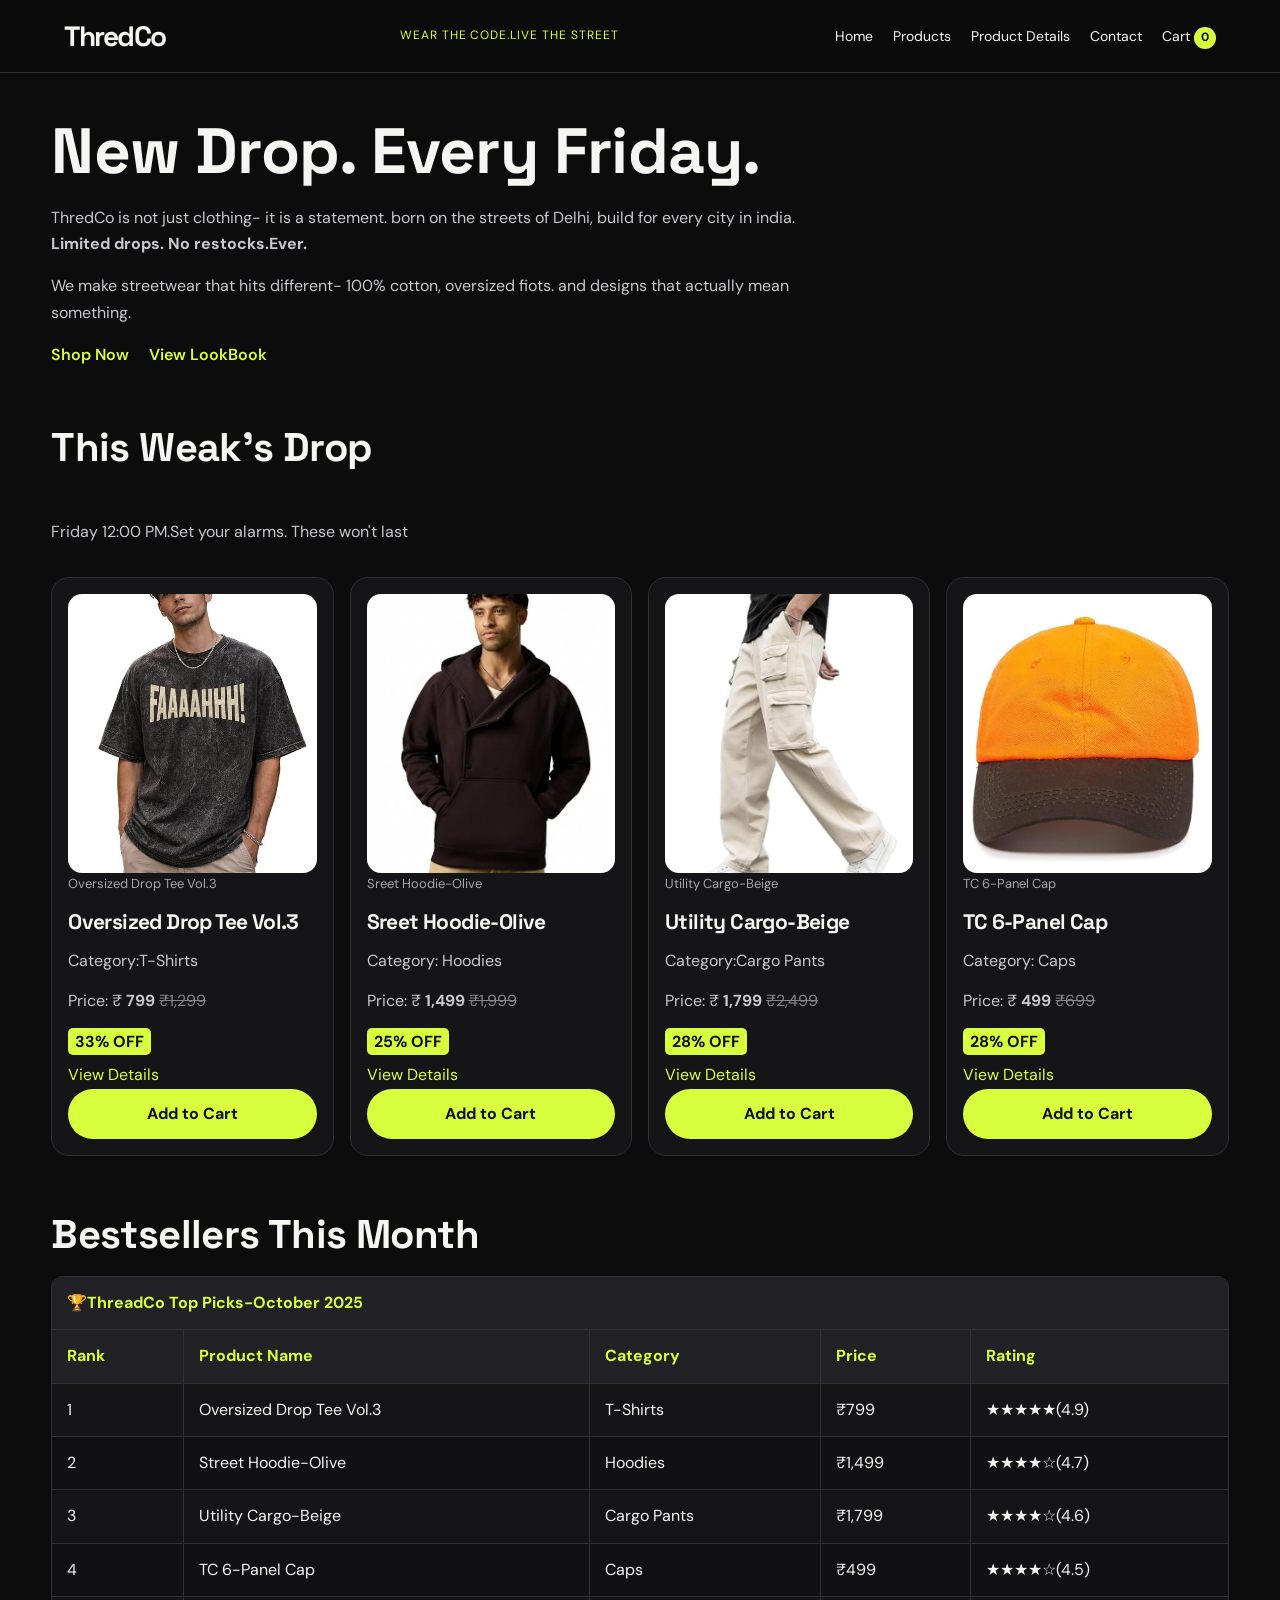
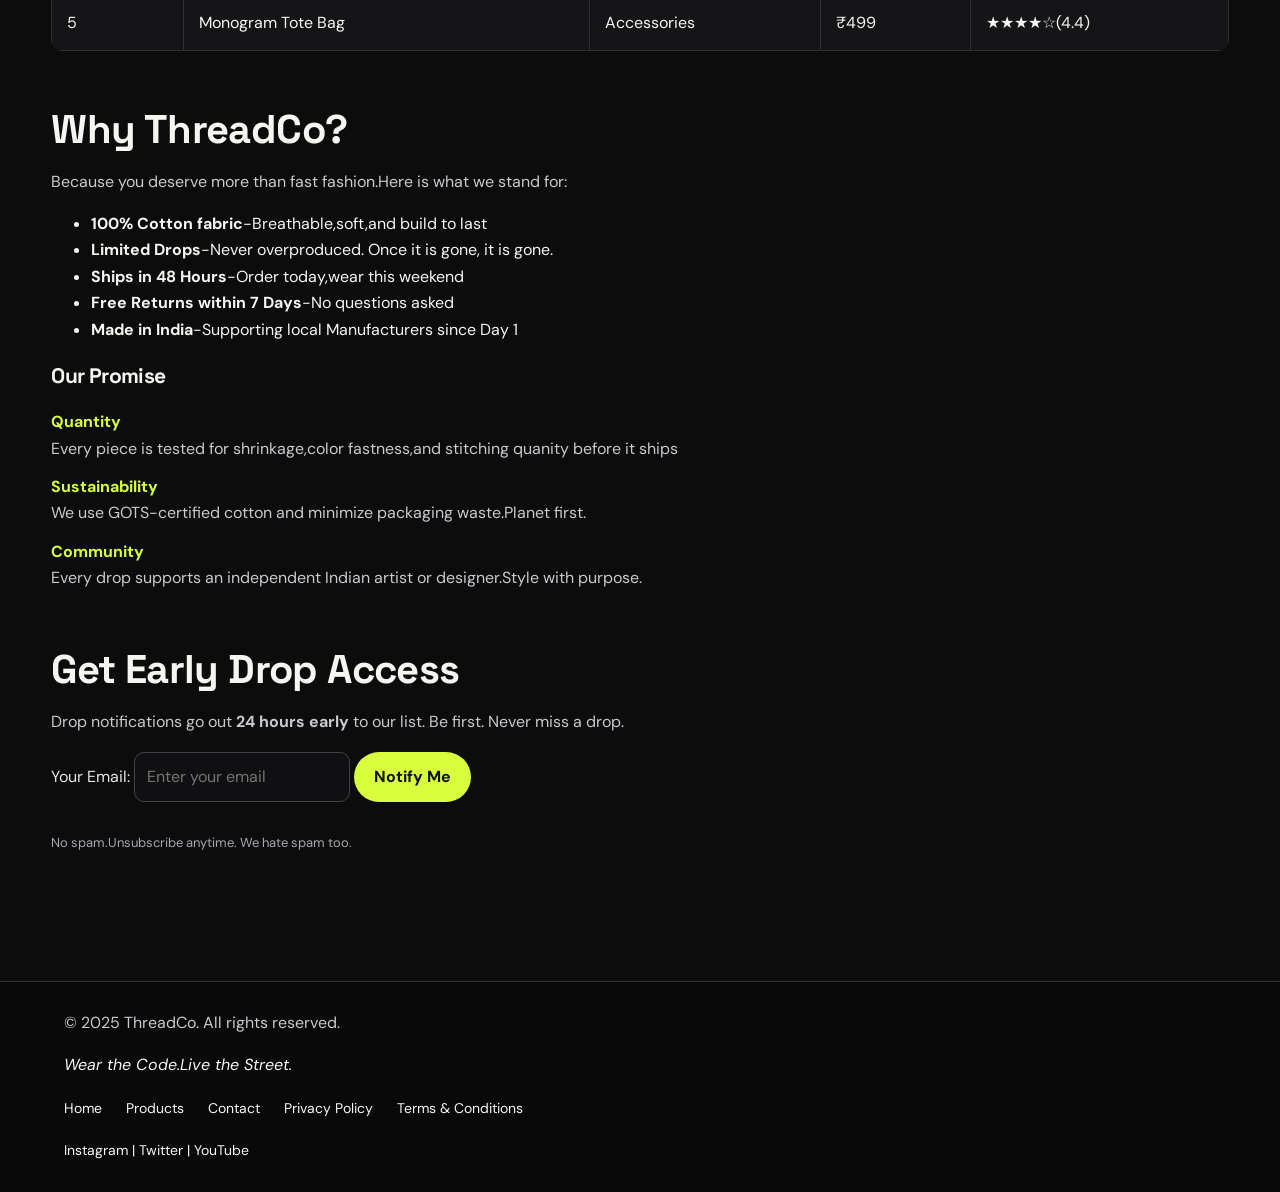
<file: ThreadCo_CSS_JS_Project/ThreadCo_Styled/index.html>
<!DOCTYPE html>
<html lang="en">

<head>
    <meta charset="UTF-8">
    <meta name="viewport" content="width=device-width, initial-scale=1.0">
    <title>ThredCo</title>
    <link rel="stylesheet" href="styles.css">
</head>


<body>
    <header>
        <h1>ThredCo</h1>
        <em>Wear the Code.Live the Street</em>

        <nav>
            <ul>
                <li><a href="index.html">Home</a></li>
                <li><a href="products.html">Products</a></li>
                <li><a href="product.html">Product Details</a></li>
                <li><a href="contact.html">Contact</a></li>
                <li><a href="#cart">Cart</a></li>
            </ul>
        </nav>
    </header>

    <main>

        <section>
            <h2>New Drop. Every Friday.</h2>
            <p>ThredCo is not just clothing- it is a statement. born on the streets of Delhi, build for every city in
                india.
                <b>Limited drops. No restocks.Ever.</b>
            </p>
            <p>We make streetwear that hits different- 100% cotton, oversized fiots. and designs that actually mean
                something.</p>

            <nav>
                <a href="products.html">Shop Now</a>&nbsp;&nbsp;&nbsp;&nbsp;
                <a href="View LookBook">View LookBook</a>
            </nav>
        </section>
        <section>
            <h2>This Weak's Drop</h2>
            <p>Friday 12:00 PM.Set your alarms. These won't last</p>

            <article>
                <figure>
                    <img src="images/WhatsApp Image 2026-10-09 at 10.26.25 PM (1).jpeg" alt="image">
                    <figcaption>Oversized Drop Tee Vol.3</figcaption>
                </figure>
                <h3>Oversized Drop Tee Vol.3</h3>
                <p>Category:T-Shirts</p>
                <p>Price: &#8377; <b>799 </b><s>₹1,299</s></p>
                <p><mark>33% OFF</mark></p>
                <a href="product.html">View Details</a>
                <button type="button" class="add-to-cart">Add to Cart</button>
            </article>
            <article>
                <figure>
                    <img src="images/WhatsApp Image 2026-10-09 at 10.26.25 PM.jpeg" alt="image">
                    <figcaption>Sreet Hoodie-Olive</figcaption>
                </figure>
                <h3>Sreet Hoodie-Olive</h3>
                <p>Category: Hoodies</p>
                <p>Price: &#8377; <b>1,499 </b><s>₹1,999</s></p>
                <p><mark>25% OFF</mark></p>
                <a href="product.html">View Details</a>
                <button type="button" class="add-to-cart">Add to Cart</button>
            </article>
            <article>
                <figure>
                    <img src="images/WhatsApp Image 2026-10-09 at 10.26.26 PM (1).jpeg" alt="image">
                    <figcaption>Utility Cargo-Beige</figcaption>
                </figure>
                <h3>Utility Cargo-Beige</h3>
                <p>Category:Cargo Pants</p>
                <p>Price: &#8377; <b>1,799 </b><s>₹2,499</s></p>
                <p><mark>28% OFF</mark></p>
                <a href="product.html">View Details</a>
                <button type="button" class="add-to-cart">Add to Cart</button>
            </article>
            <article>
                <figure>
                    <img src="images/WhatsApp Image 2026-10-09 at 10.26.26 PM.jpeg" alt="image">
                    <figcaption>TC 6-Panel Cap</figcaption>
                </figure>
                <h3>TC 6-Panel Cap</h3>
                <p>Category: Caps</p>
                <p>Price: &#8377; <b>499 </b><s>₹699</s></p>
                <p><mark>28% OFF</mark></p>
                <a href="product.html">View Details</a>
                <button type="button" class="add-to-cart">Add to Cart</button>
            </article>
        </section>
        <section>
            <h2>Bestsellers This Month</h2>
            <table>
                <tr>
                    <th colspan="5">&#127942;ThreadCo Top Picks-October 2025</th>
                </tr>
                <tr>
                    <th>Rank</th>
                    <th>Product Name</th>
                    <th>Category</th>
                    <th>Price</th>
                    <th>Rating</th>
                </tr>
                <tr>
                    <td>1</td>
                    <td>Oversized Drop Tee Vol.3</td>
                    <td>T-Shirts</td>
                    <td>₹799</td>
                    <td>&#9733;&#9733;&#9733;&#9733;&#9733;(4.9)</td>
                </tr>
                <tr>
                    <td>2</td>
                    <td>Street Hoodie-Olive</td>
                    <td>Hoodies</td>
                    <td>₹1,499</td>
                    <td>&#9733;&#9733;&#9733;&#9733;&#9734;(4.7)</td>
                </tr>
                <tr>
                    <td>3</td>
                    <td>Utility Cargo-Beige</td>
                    <td>Cargo Pants</td>
                    <td>₹1,799</td>
                    <td>&#9733;&#9733;&#9733;&#9733;&#9734;(4.6)</td>
                </tr>
                <tr>
                    <td>4</td>
                    <td>TC 6-Panel Cap</td>
                    <td>Caps</td>
                    <td>₹499</td>
                    <td>&#9733;&#9733;&#9733;&#9733;&#9734;(4.5)</td>
                </tr>
                <tr>
                    <td>5</td>
                    <td>Monogram Tote Bag</td>
                    <td>Accessories</td>
                    <td>₹499</td>
                    <td>&#9733;&#9733;&#9733;&#9733;&#9734;(4.4)</td>
                </tr>
            </table>
        </section>
        <section>
            <h2>Why ThreadCo?</h2>
            <p>Because you deserve more than fast fashion.Here is what we stand for:</p>
            <ul>
                <li><b>100% Cotton fabric</b>-Breathable,soft,and build to last</li>
                <li><b>Limited Drops</b>-Never overproduced. Once it is gone, it is gone.</li>
                <li><b>Ships in 48 Hours</b>-Order today,wear this weekend</li>
                <li><b>Free Returns within 7 Days</b>-No questions asked</li>
                <li><b>Made in India</b>-Supporting local Manufacturers since Day 1</li>
            </ul>
            <h3>Our Promise</h3>
            <dl>
                <dt>Quantity</dt>
                <dd>Every piece is tested for shrinkage,color fastness,and stitching quanity before it ships</dd>
                <dt>Sustainability</dt>
                <dd>We use GOTS-certified cotton and minimize packaging waste.Planet first.</dd>
                <dt>Community</dt>
                <dd>Every drop supports an independent Indian artist or designer.Style with purpose.</dd>
            </dl>
        </section>
        <section>
            <h2>Get Early Drop Access</h2>
            <p>Drop notifications go out <b>24 hours early</b> to our list. Be first. Never miss a drop.</p>
            <form action="">
                <label for="Your Email:">Your Email:</label>
                <input type="email" id="Your Email:" name="Your Email:" placeholder="Enter your email" required>
                <button>Notify Me</button>
            </form><br>
            <small>No spam.Unsubscribe anytime. We hate spam too.</small>
        </section>

    </main>

    <footer>
        <p>&#169; 2025 ThreadCo. All rights reserved.</p>
        <em>Wear the Code.Live the Street.</em>
        <nav>
            <ul>
                <li><a href="index.html">Home</a></li>
                <li><a href="products.html">Products</a></li>
                <li><a href="contact.html">Contact</a></li>
                <li><a href="Privacy Policy">Privacy Policy</a></li>
                <li><a href="Terms & Conditions">Terms & Conditions</a></li>
            </ul>
            <a href="Instagram">Instagram |</a>
            <a href="Twitter">Twitter |</a>
            <a href="YouTube">YouTube</a>
        </nav>


    </footer>

    <script src="script.js"></script>
</body>

</html>
</file>
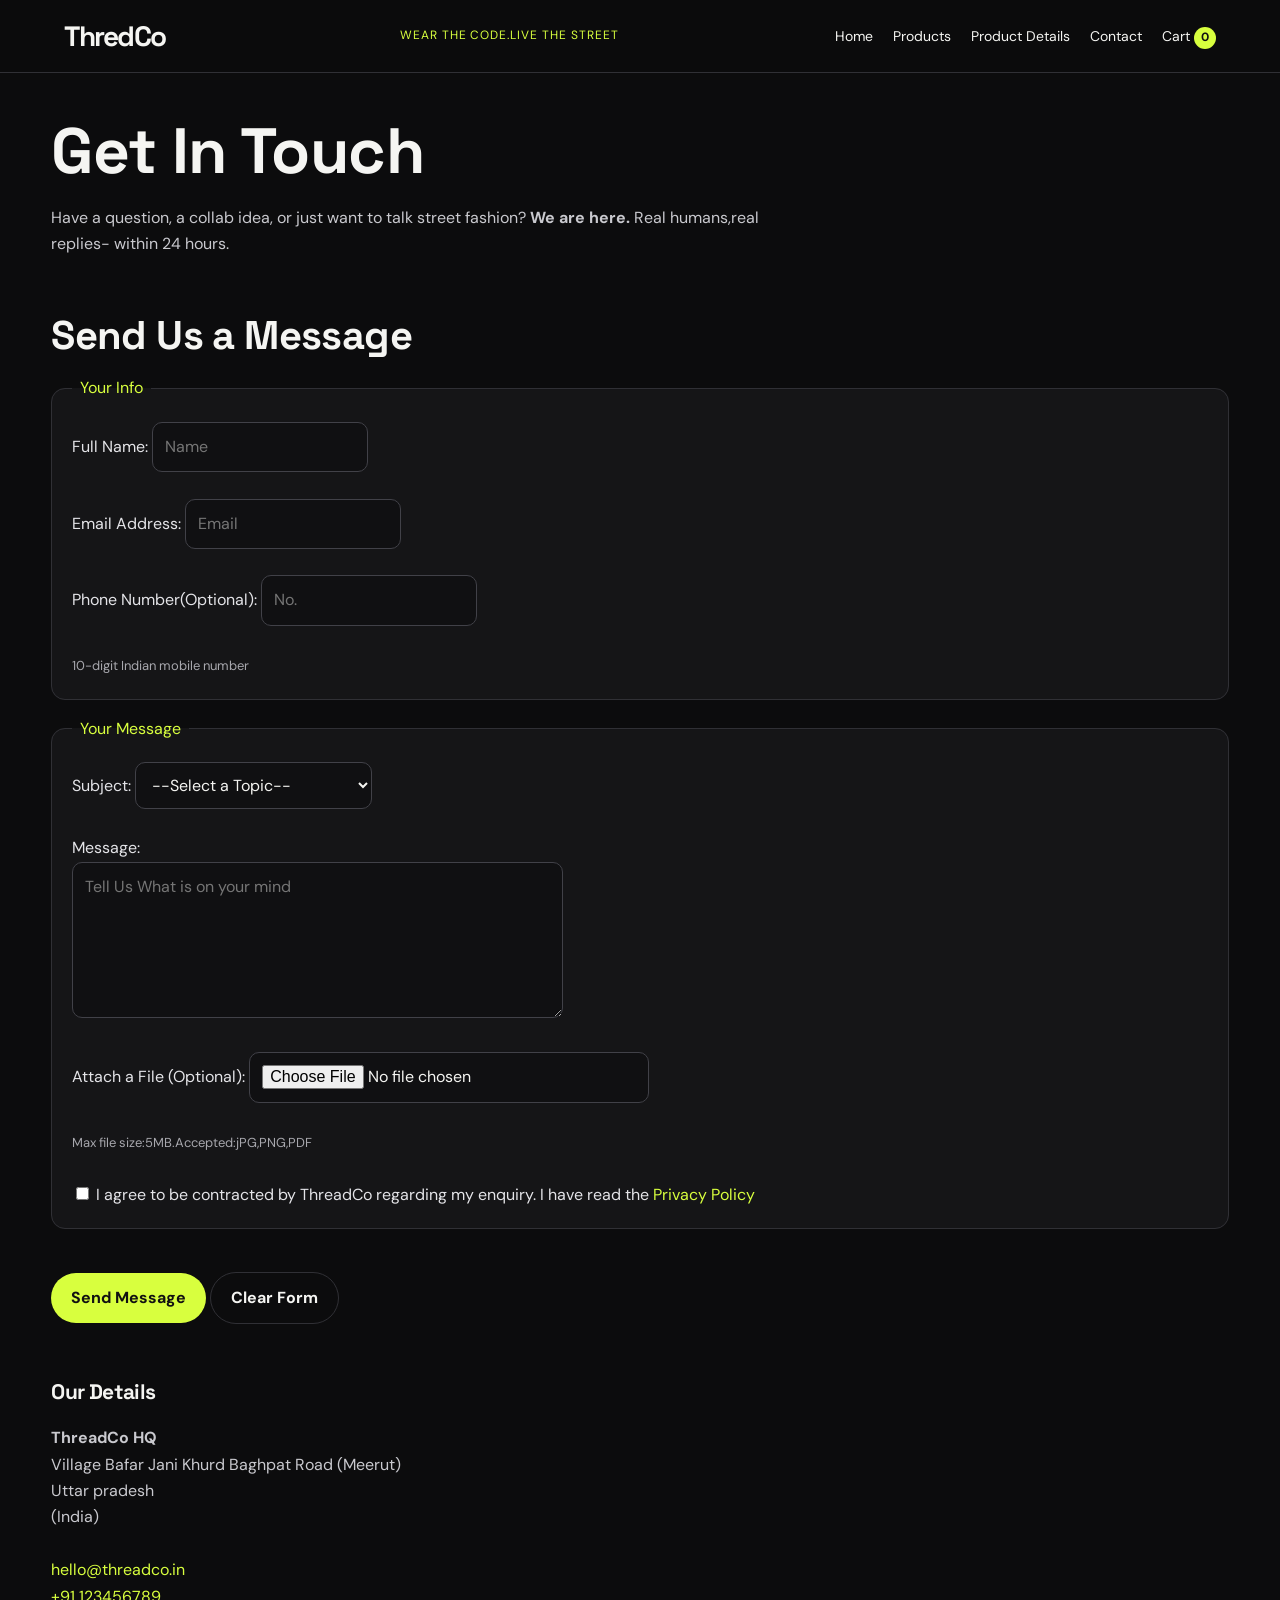
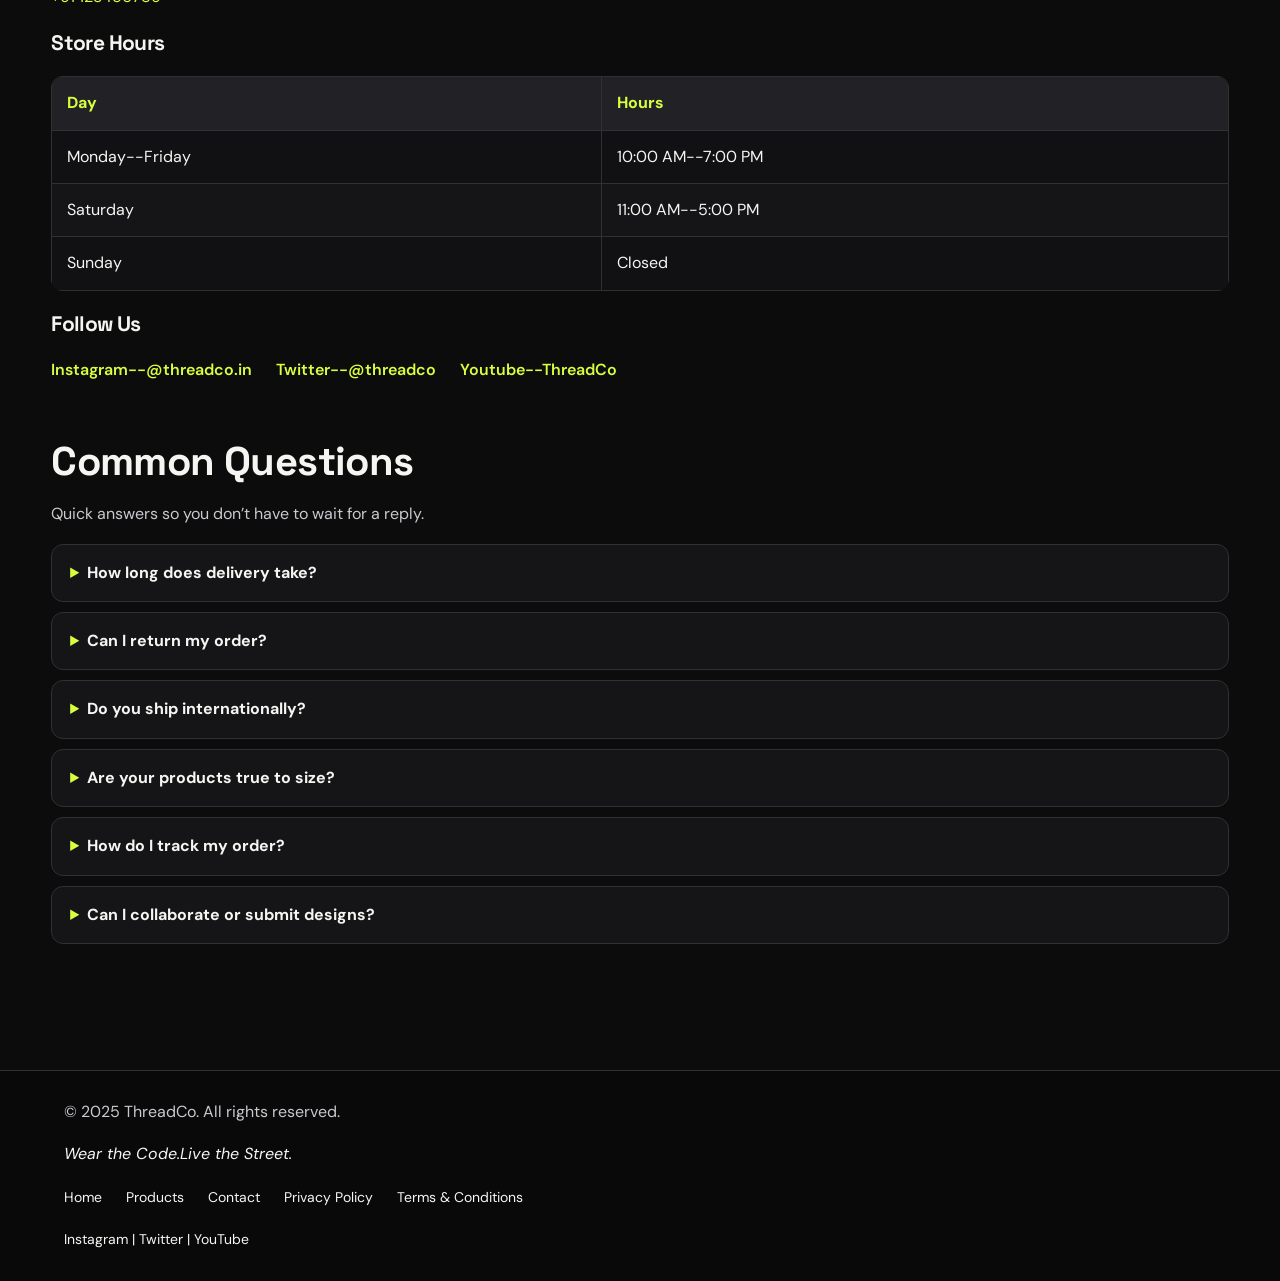
<file: ThreadCo_CSS_JS_Project/ThreadCo_Styled/contact.html>
<!DOCTYPE html>
<html lang="en">

<head>
    <meta charset="UTF-8">
    <meta name="viewport" content="width=device-width, initial-scale=1.0">
    <title>Contact-ThreadCo</title>
    <link rel="stylesheet" href="styles.css">
</head>


<body>
    <header>
        <h1>ThredCo</h1>
        <em>Wear the Code.Live the Street</em>

        <nav>
            <ul>
                <li><a href="index.html">Home</a></li>
                <li><a href="products.html">Products</a></li>
                <li><a href="product.html">Product Details</a></li>
                <li><a href="contact.html">Contact</a></li>
                <li><a href="#cart">Cart</a></li>
            </ul>
        </nav>
    </header>


    <main>

        <section>
            <h2>Get In Touch</h2>
            <p>Have a question, a collab idea, or just want to talk street fashion? <b>We are here.</b> Real humans,real
                replies- within 24 hours.</p>
        </section>
        <section>
            <h2>Send Us a Message</h2>
            <fieldset>
                <legend>Your Info</legend>

                <form action="">
                    <label for="text">Full Name:</label>
                    <input type="text" id="text" name="Full Name:" placeholder="Name"><br><br>
                    <label for="Email">Email Address:</label>
                    <input type="email" id="Email Address:" name="Email" placeholder="Email"><br><br>
                    <label for="Number">Phone Number(Optional):</label>
                    <input type="tel" id="Number" name="Phone Number" placeholder="No."><br><br>
                    <small>10-digit Indian mobile number</small>
                </form>
            </fieldset>
            <fieldset>
                <legend>Your Message</legend>
                <form action="">
                    <label for="Subject:">Subject:</label>
                    <select name="Subject:" id="Subject:">
                        <option value="--Select a Topic--">--Select a Topic--</option>
                        <option value="Order Issue"> Order Issue</option>
                        <option value="Return/Refund">Return/Refund</option>
                        <option value="Collaboratin/Partnership">Collaboration/Partnership</option>
                        <option value="Wholesale Enquiry">Wholesale Enquiry</option>
                        <option value="General Query">General Query</option>
                    </select>
                    <br><br>

                    <label for="Message">Message:</label>
                    <br>
                    <textarea name="Message" id="Message:" placeholder="Tell Us What is on your mind" rows="5"
                        cols="50"></textarea><br><br>
                    <label for="File">Attach a File (Optional):</label>
                    <input type="file" id="File" name="File:">
                    <br><br>
                    <small>Max file size:5MB.Accepted:jPG,PNG,PDF</small>
                    <br><br>
                    <input type="checkbox" id="Checkbox" name="Checkbox">
                    <label for="Checkbox">I agree to be contracted by ThreadCo regarding my enquiry. I have read the <a
                            href="">Privacy Policy</a></label>
                </form>
            </fieldset>
            <br>
            <button type="button" id="send-message">Send Message</button>
            <button type="button" class="secondary" id="clear-form">Clear Form</button>
        </section>
        <section>
            <h3>Our Details </h3>
            <address>
                <b>ThreadCo HQ</b><br>
                Village Bafar Jani Khurd Baghpat Road (Meerut)<br>
                Uttar pradesh <br>
                (India) <br><br>

                <a href="">hello@threadco.in</a><br>
                <a href="">+91 123456789</a>
            </address>
            <h3>Store Hours</h3>
            <table>
                <tr>
                    <th>Day</th>
                    <th>Hours</th>
                </tr>
                <tr>
                    <td>Monday--Friday</td>
                    <td>10:00 AM--7:00 PM</td>
                </tr>
                <tr>
                    <td>Saturday</td>
                    <td>11:00 AM--5:00 PM</td>
                </tr>
                <tr>
                    <td>Sunday</td>
                    <td>Closed</td>
                </tr>
            </table>
            <h3>Follow Us</h3>
            <nav>
                <ul>
                    <li><a href="">Instagram--@threadco.in</a></li>
                    <li><a href="">Twitter--@threadco</a></li>
                    <li><a href="">Youtube--ThreadCo</a></li>
                </ul>
            </nav>
        </section>
        <section>

            <h2>Common Questions</h2>
            <p>Quick answers so you don’t have to wait for a reply.</p>
            <details>
                <summary>How long does delivery take?</summary>
                <p>We ship within 48 hours of order confirmation. Standard delivery takes 3—5 business days across
                    India. Express delivery (1—2 days) is available at checkout for select pin codes.</p>
            </details>
            <details>
                <summary>Can I return my order?</summary>
                <p>Yes! We offer free returns within 7 days of delivery. The item must be unworn, unwashed, and in its
                    original packaging with all tags attached. Initiate your return from the Orders section of your
                    account.</p>
            </details>
            <details>
                <summary>Do you ship internationally?</summary>
                <p>Not yet — but were working on it. International shipping is planned for early 2026. Sign up for our
                    newsletter to get notified first.</p>
            </details>
            <details>
                <summary>Are your products true to size?</summary>
                <p>ThreadCo tees and hoodies are oversized by design. If you prefer a more fitted look, we recommend
                    sizing down. Check the <a href="">Size Guide</a> on any product page for exact measurements.</p>
            </details>
            <details>
                <summary>How do I track my order?</summary>
                <p>Once your order ships, you will receive a tracking link via SMS and email. You can also track your
                    order by entering your order ID on our <a href=""> Order Tracking page.</a></p>
            </details>
            <details>
                <summary>Can I collaborate or submit designs?</summary>
                <p>Absolutely. ThreadCo works with independent Indian artists on every drop. If you have a design
                    concept or want to collab, reach out via the form above and select <b>“Collaboration / Partnership”
                    </b>as the subject. We read every single message.</p>
            </details>

        </section>


    </main>


    <footer>
        <p>&#169; 2025 ThreadCo. All rights reserved.</p>
        <em>Wear the Code.Live the Street.</em>
        <nav>
            <ul>
                <li><a href="index.html">Home</a></li>
                <li><a href="products.html">Products</a></li>
                <li><a href="contact.html">Contact</a></li>
                <li><a href="Privacy Policy">Privacy Policy</a></li>
                <li><a href="Terms & Conditions">Terms & Conditions</a></li>
            </ul>
            <a href="Instagram">Instagram |</a>
            <a href="Twitter">Twitter |</a>
            <a href="YouTube">YouTube</a>
        </nav>


    </footer>

    <script src="script.js"></script>
</body>

</html>
</file>
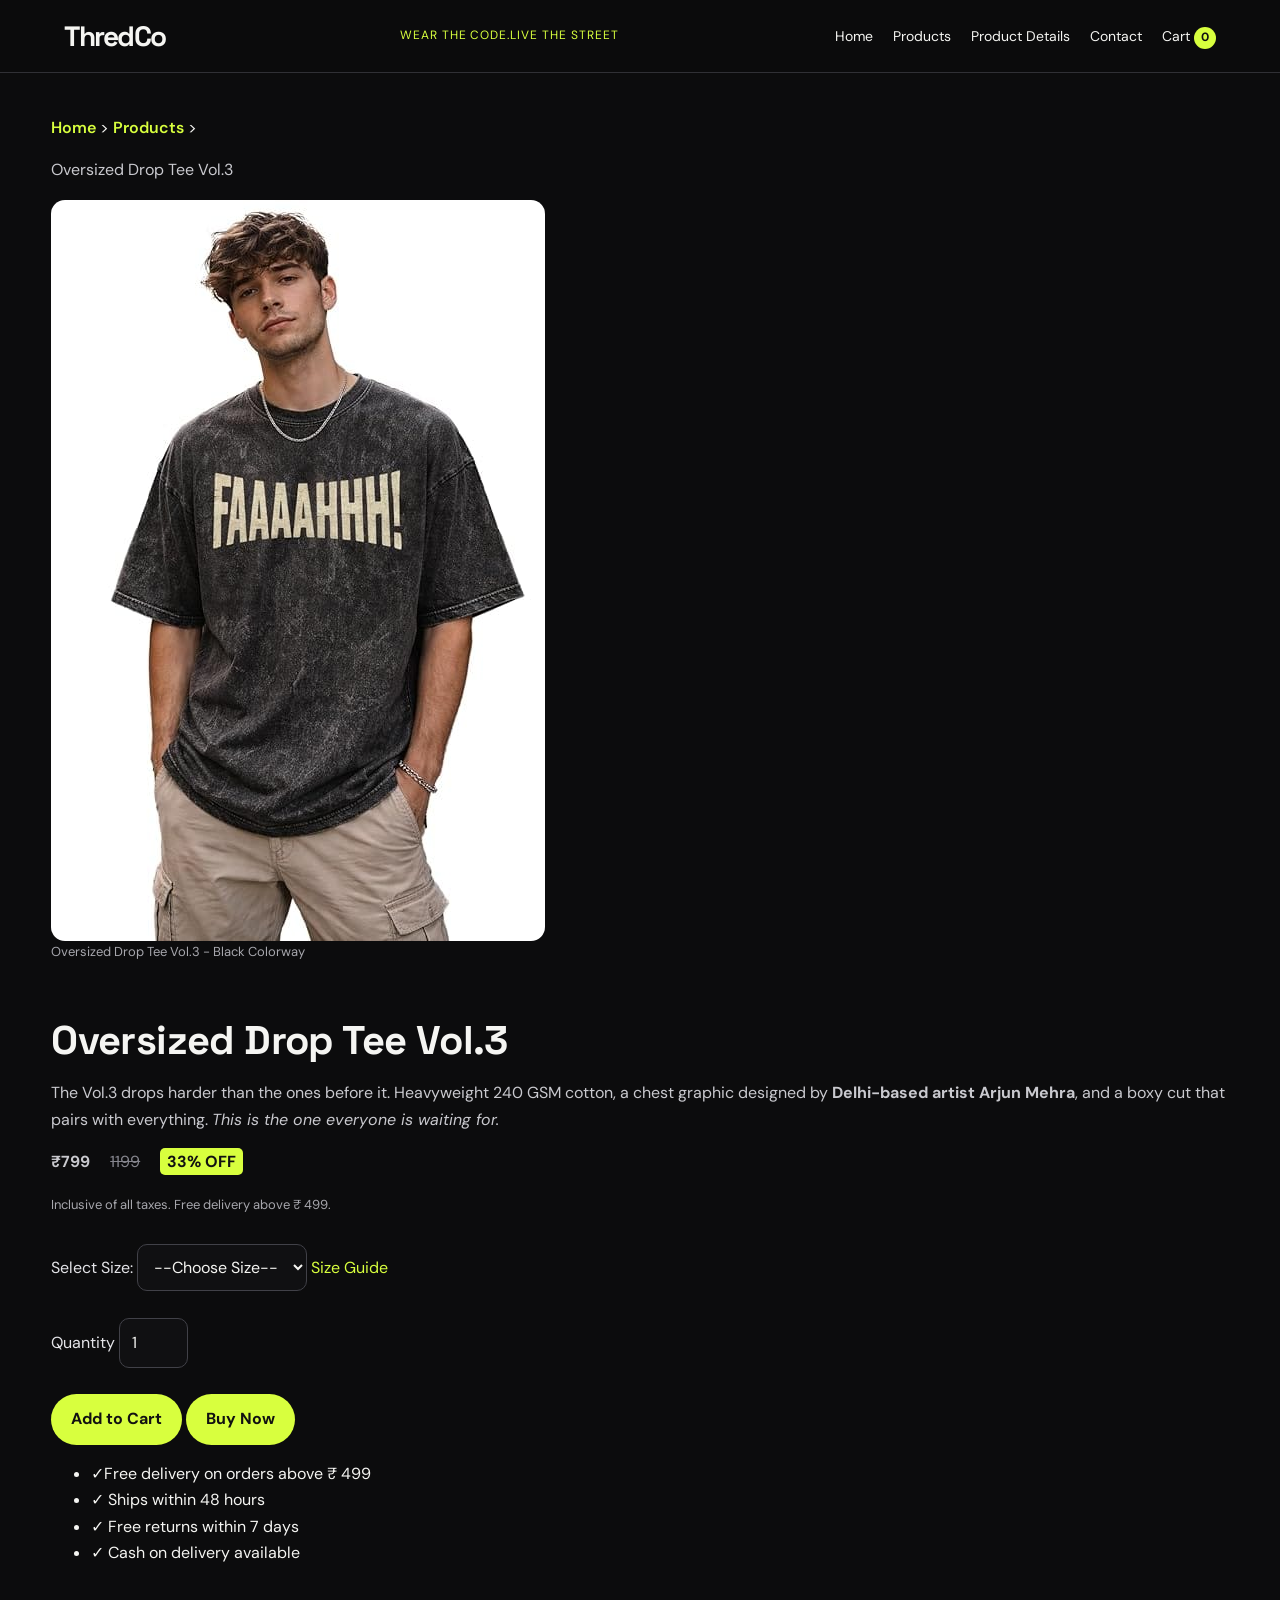
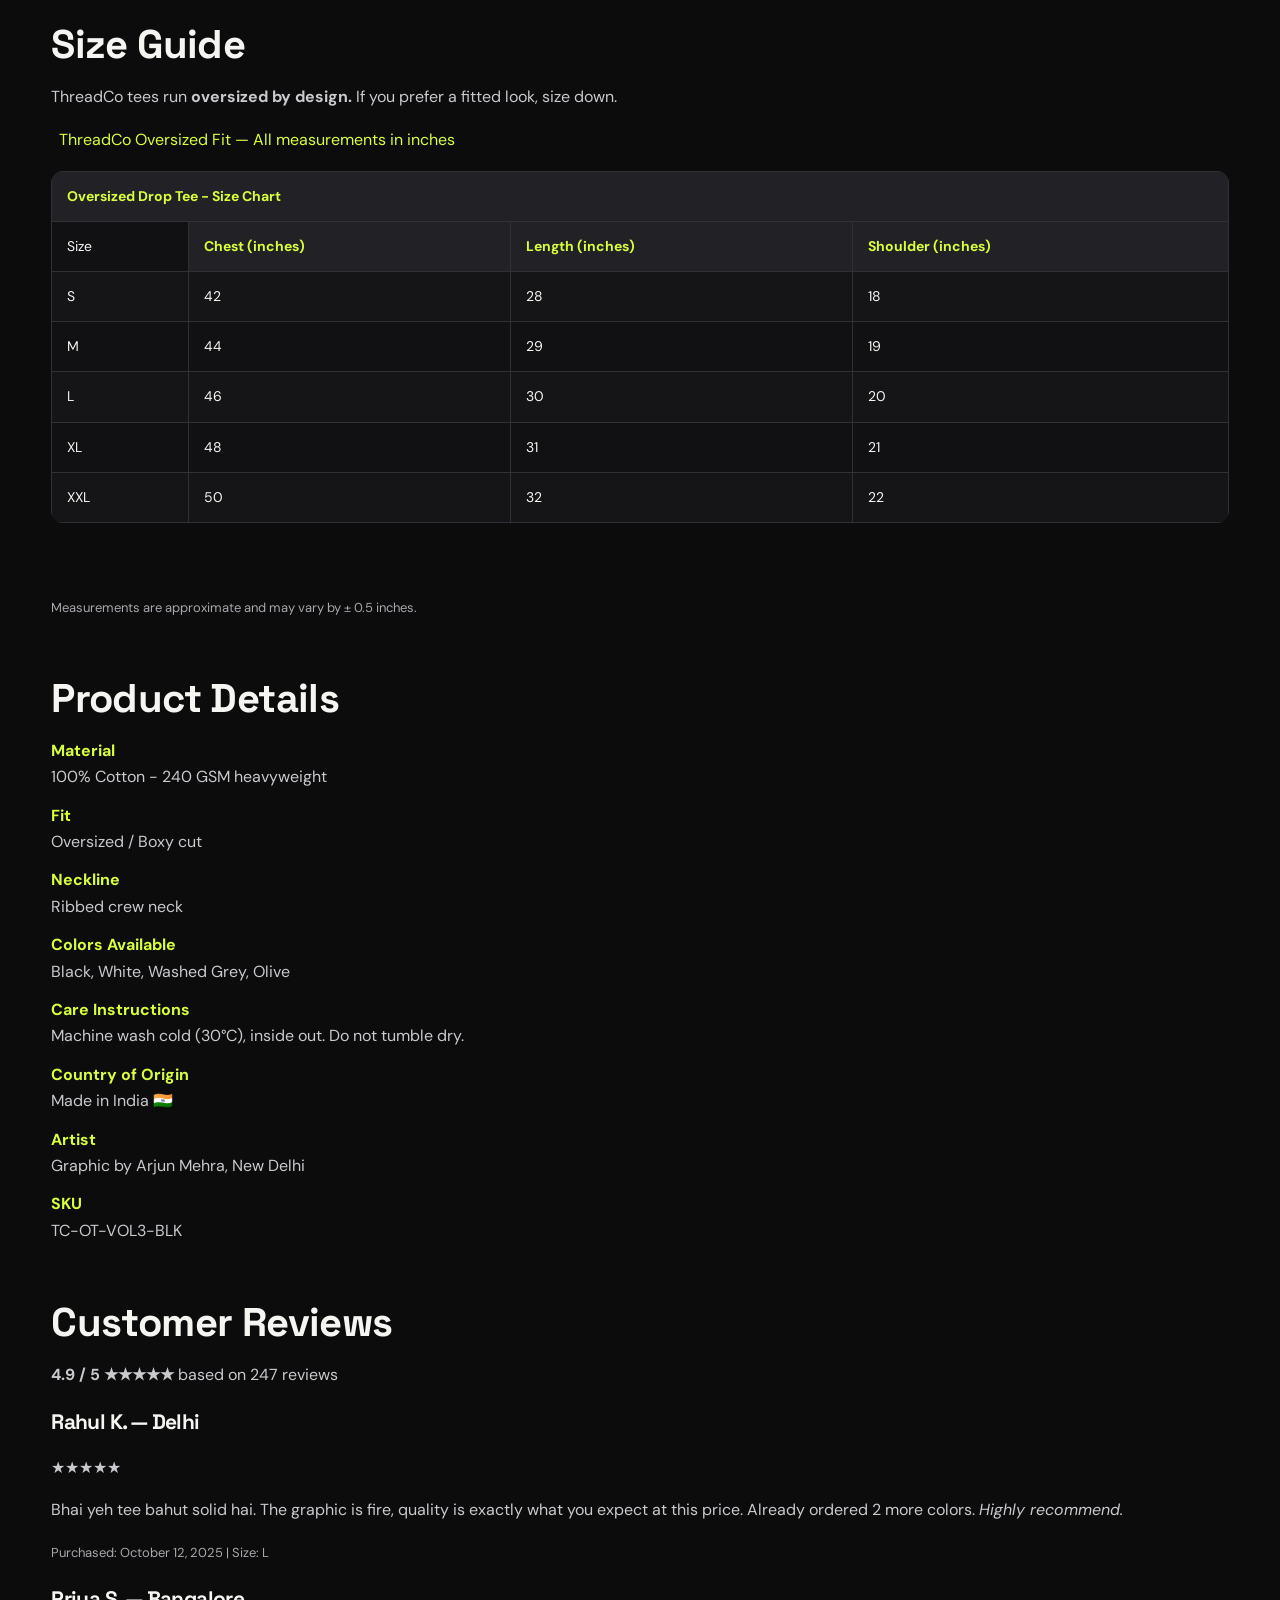
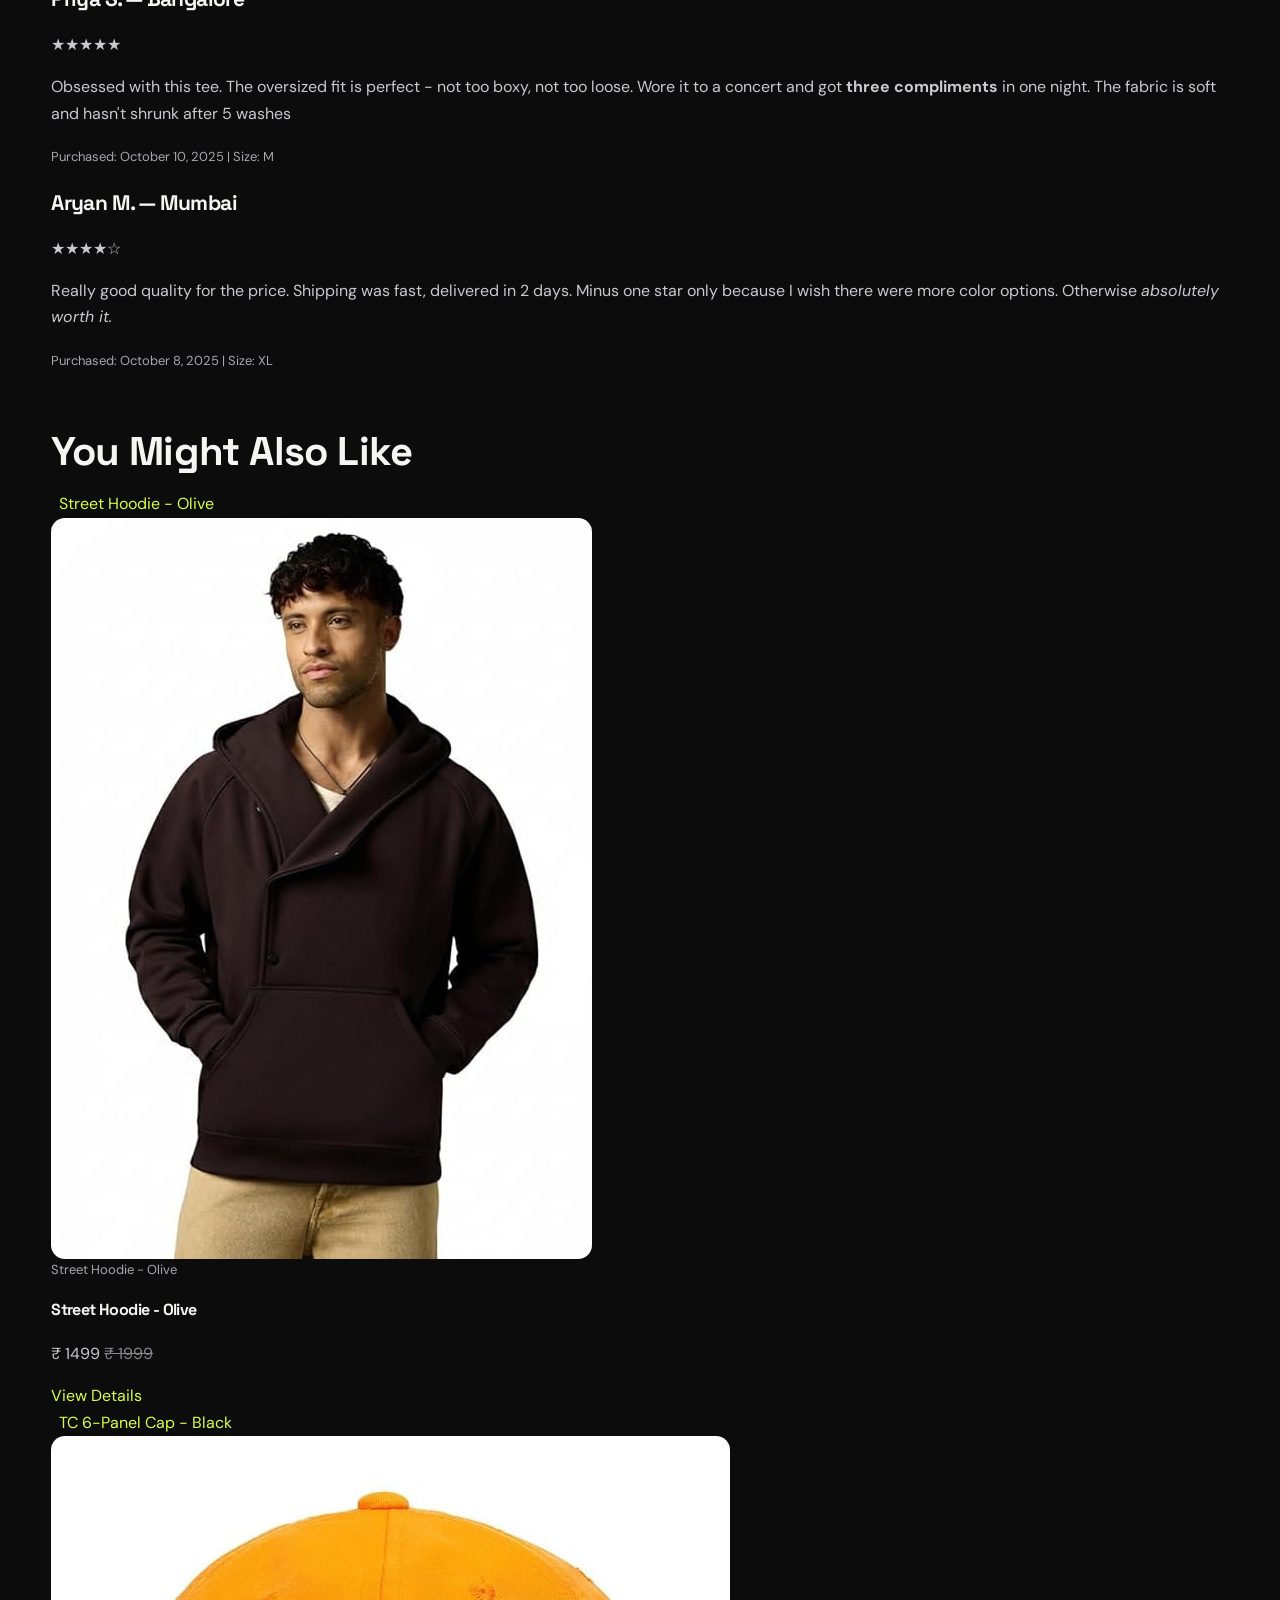
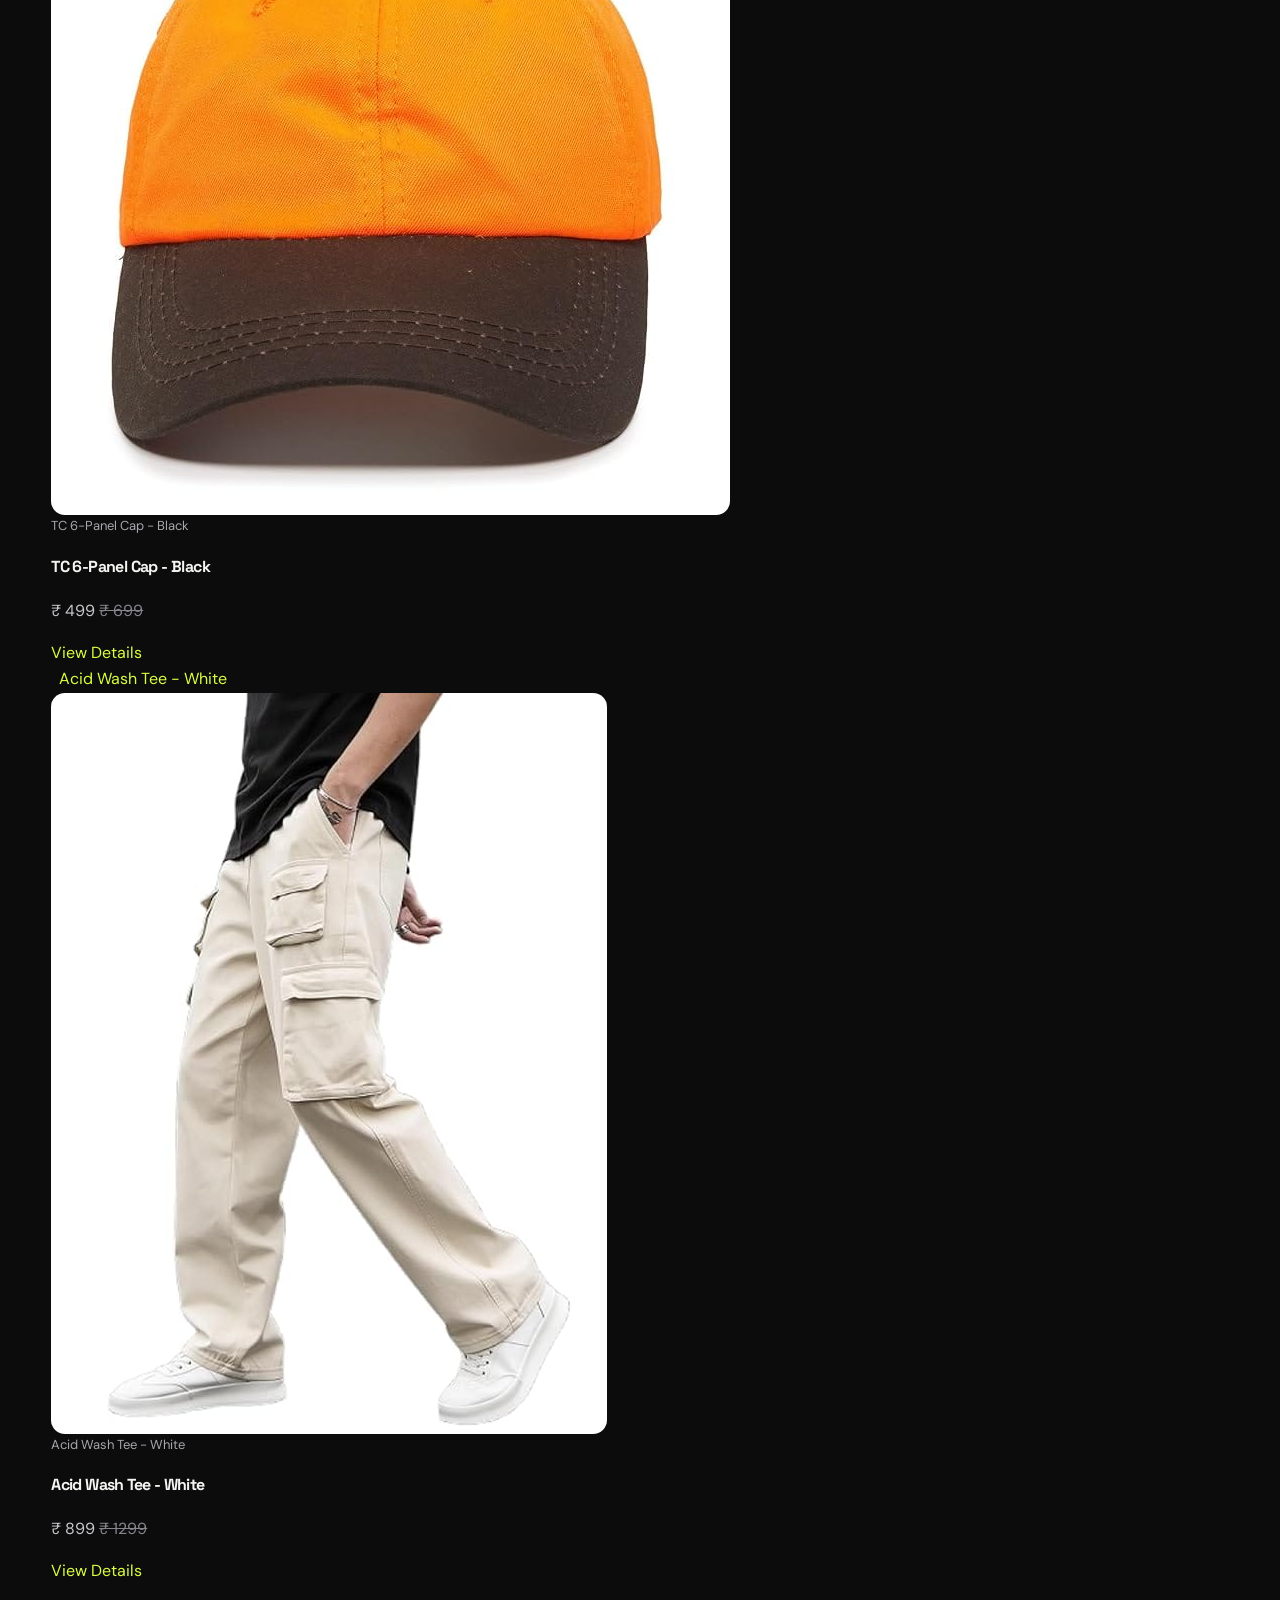
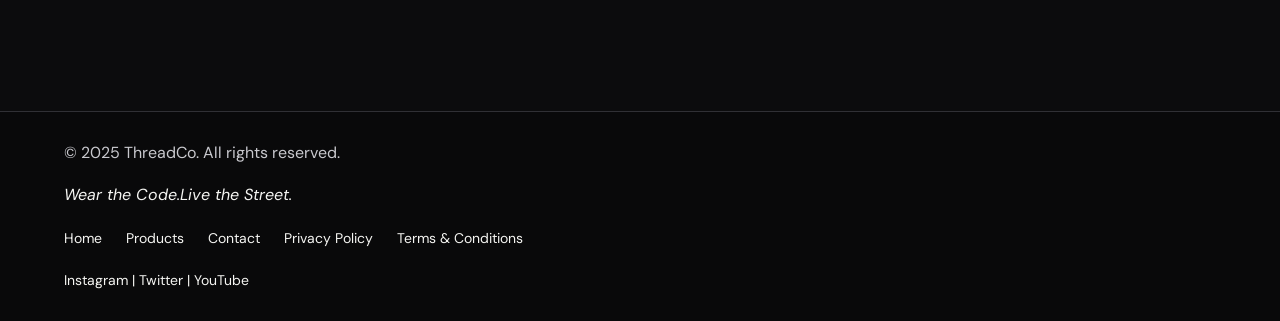
<file: ThreadCo_CSS_JS_Project/ThreadCo_Styled/product.html>
<!DOCTYPE html>
<html lang="en">

<head>
    <meta charset="UTF-8">
    <meta name="viewport" content="width=device-width, initial-scale=1.0">
    <title>Product-ThreadCo</title>
    <link rel="stylesheet" href="styles.css">
</head>


<body>
    <header>
        <h1>ThredCo</h1>
        <em>Wear the Code.Live the Street</em>

        <nav>
            <ul>
                <li><a href="index.html">Home</a></li>
                <li><a href="products.html">Products</a></li>
                <li><a href="product.html">Product Details</a></li>
                <li><a href="contact.html">Contact</a></li>
                <li><a href="#cart">Cart</a></li>
            </ul>
        </nav>
    </header>

    <main>
        <section>
            <nav>
                <a href="index.html">Home</a> &gt;
                <a href="products.html">Products</a> &gt;<p>Oversized Drop Tee Vol.3</p>
                <figure>
                    <img src="images/WhatsApp Image 2026-10-09 at 10.26.25 PM (1).jpeg" alt="image">
                    <figcaption>Oversized Drop Tee Vol.3 - Black Colorway</figcaption>
                </figure>
            </nav>

        </section>
        <section>
            <h2>Oversized Drop Tee Vol.3</h2>
            <p>The Vol.3 drops harder than the ones before it. Heavyweight 240 GSM cotton, a chest graphic designed by
                <b>Delhi-based artist Arjun Mehra</b>, and a boxy cut that pairs with everything. <em> This is the one
                    everyone is waiting for.</em>
            </p>
            <p><b>₹799</b> &nbsp;&nbsp;&nbsp; <s>1199</s> &nbsp;&nbsp;&nbsp; <mark>33% OFF</mark></p>
            <small>Inclusive of all taxes. Free delivery above ₹ 499.</small>
            <br><br>
            <form action="">
                <label for="Size">Select Size:</label>
                <select name="Size" id="Size" required>
                    <option value="--Choose Size--">--Choose Size--</option>
                    <option value="S">S</option>
                    <option value="M">M</option>
                    <option value="L">L</option>
                    <option value="XL">XL</option>
                    <option value="XXL">XXL</option>
                </select>
                <a href="#size-chart">Size Guide</a>
                <br><br>
                <label for="Quantity">Quantity</label>
                <input type="number" id="Quantity" name="Quantity" min="1" max="10" value="1" required>
            </form>
            <br>
            <button type="button" class="add-to-cart">Add to Cart</button>
            <button type="button" class="buy-now">Buy Now</button>

            <ul>
                <li> &check;Free delivery on orders above ₹ 499 </li>
                <li> &check; Ships within 48 hours</li>
                <li> &check; Free returns within 7 days</li>
                <li> &check; Cash on delivery available</li>
            </ul>

        </section>
        <section id="size-chart">
            <h2>Size Guide</h2>
            <p>ThreadCo tees run <b>oversized by design.</b> If you prefer a fitted look, size down.</p>
            <legend>
                ThreadCo Oversized Fit — All measurements in inches</legend>
            <table>
                <tr>
                    <th colspan="4">Oversized Drop Tee - Size Chart</th>
                </tr>
                <tr>
                    <td>Size</td>
                    <th>Chest (inches)</th>
                    <th>Length (inches)</th>
                    <th>Shoulder (inches)</th>
                </tr>
                <tr>
                    <td>S</td>
                    <td>42</td>
                    <td>28</td>
                    <td>18</td>
                </tr>
                <tr>
                    <td>M</td>
                    <td>44</td>
                    <td>29</td>
                    <td>19</td>
                </tr>
                <tr>
                    <td>L</td>
                    <td>46</td>
                    <td>30</td>
                    <td>20</td>
                </tr>
                <tr>
                    <td>XL</td>
                    <td>48</td>
                    <td>31</td>
                    <td>21</td>
                </tr>
                <tr>
                    <td>XXL</td>
                    <td>50</td>
                    <td>32</td>
                    <td>22</td>
                </tr>
            </table>
            <br><br>
            <small>Measurements are approximate and may vary by ± 0.5 inches.</small>
        </section>
        <section>
            <h2>Product Details</h2>
            <dl>
                <dt>
                    Material
                <dd>100% Cotton - 240 GSM heavyweight</dd>
                <dt>
                    Fit
                <dd>Oversized / Boxy cut</dd>
                </dt>
                <dt>
                    Neckline
                <dd>Ribbed crew neck</dd>
                </dt>
                <dt>
                    Colors Available
                <dd>Black, White, Washed Grey, Olive</dd>
                </dt>
                <dt>
                    Care Instructions
                <dd>Machine wash cold (30°C), inside out. Do not tumble dry.</dd>
                </dt>
                <dt>
                    Country of Origin
                <dd> Made in India 🇮🇳 </dd>
                </dt>
                <dt>
                    Artist
                <dd>
                    Graphic by Arjun Mehra, New Delhi </dd>
                </dt>
                <dt>
                    SKU
                <dd> TC-OT-VOL3-BLK</dd>
                </dt>
                </dt>
            </dl>


        </section>
        <section>
            <h2>Customer Reviews</h2>
            <p><b>4.9 / 5 &starf;&starf;&starf;&starf;&starf;</b> based on 247 reviews</p>
            <h3>Rahul K. — Delhi</h3>
            <p>&starf;&starf;&starf;&starf;&starf;</p>
            <p>Bhai yeh tee bahut solid hai. The graphic is fire, quality is exactly what you expect at this price.
                Already ordered 2 more colors. <i>
                    Highly recommend.
                </i></p>
            <small>Purchased: October 12, 2025 | Size: L</small>
            <h3>Priya S. — Bangalore</h3>
            <p>&starf;&starf;&starf;&starf;&starf;</p>
            <p>Obsessed with this tee. The oversized fit is perfect - not too boxy, not too loose. Wore it to a concert
                and got <b> three compliments</b> in one night. The fabric is soft and hasn't shrunk after 5 washes</p>
            <small>Purchased: October 10, 2025 | Size: M</small>
            <h3>Aryan M. — Mumbai</h3>
            <p>&#9733;&#9733;&#9733;&#9733;&#9734;</p>
            <p>Really good quality for the price. Shipping was fast, delivered in 2 days. Minus one star only because I
                wish there were more color options. Otherwise <i>absolutely worth it.</i></p>
            <small>Purchased: October 8, 2025 | Size: XL</small>

        </section>
        <section>
            <h2>You Might Also Like</h2>
            <legend> Street Hoodie - Olive</legend>
            <figure><img src="images/WhatsApp Image 2026-10-09 at 10.26.25 PM.jpeg" alt="image">
                <figcaption>Street Hoodie - Olive</figcaption>
            </figure>
            <h4>Street Hoodie - Olive</h4>
            <p>₹ 1499 <s>₹ 1999</s></p>
            <a href="">View Details</a>
            <br>
            <legend>TC 6-Panel Cap - Black</legend>
            <figure><img src="images/WhatsApp Image 2026-10-09 at 10.26.26 PM.jpeg" alt="image">
                <figcaption>TC 6-Panel Cap - Black</figcaption>
            </figure>
            <h4>TC 6-Panel Cap - Black</h4>
            <p>₹ 499 <s> ₹ 699</s> </p>
            <a href="">View Details</a>
            <br>
            <legend>Acid Wash Tee - White</legend>
            <figure>
                <img src="images/WhatsApp Image 2026-10-09 at 10.26.26 PM (1).jpeg" alt="image">
                <figcaption>Acid Wash Tee - White</figcaption>
            </figure>
            <h4>Acid Wash Tee - White</h4>
            <p>₹ 899 <s>₹ 1299</s></p>
            <a href="">View Details</a>
        </section>




    </main>

    <footer>
        <p>&#169; 2025 ThreadCo. All rights reserved.</p>
        <em>Wear the Code.Live the Street.</em>
        <nav>
            <ul>
                <li><a href="index.html">Home</a></li>
                <li><a href="products.html">Products</a></li>
                <li><a href="contact.html">Contact</a></li>
                <li><a href="Privacy Policy">Privacy Policy</a></li>
                <li><a href="Terms & Conditions">Terms & Conditions</a></li>
            </ul>
            <a href="Instagram">Instagram |</a>
            <a href="Twitter">Twitter |</a>
            <a href="YouTube">YouTube</a>
        </nav>


    </footer>
    <script src="script.js"></script>
</body>

</html>
</file>
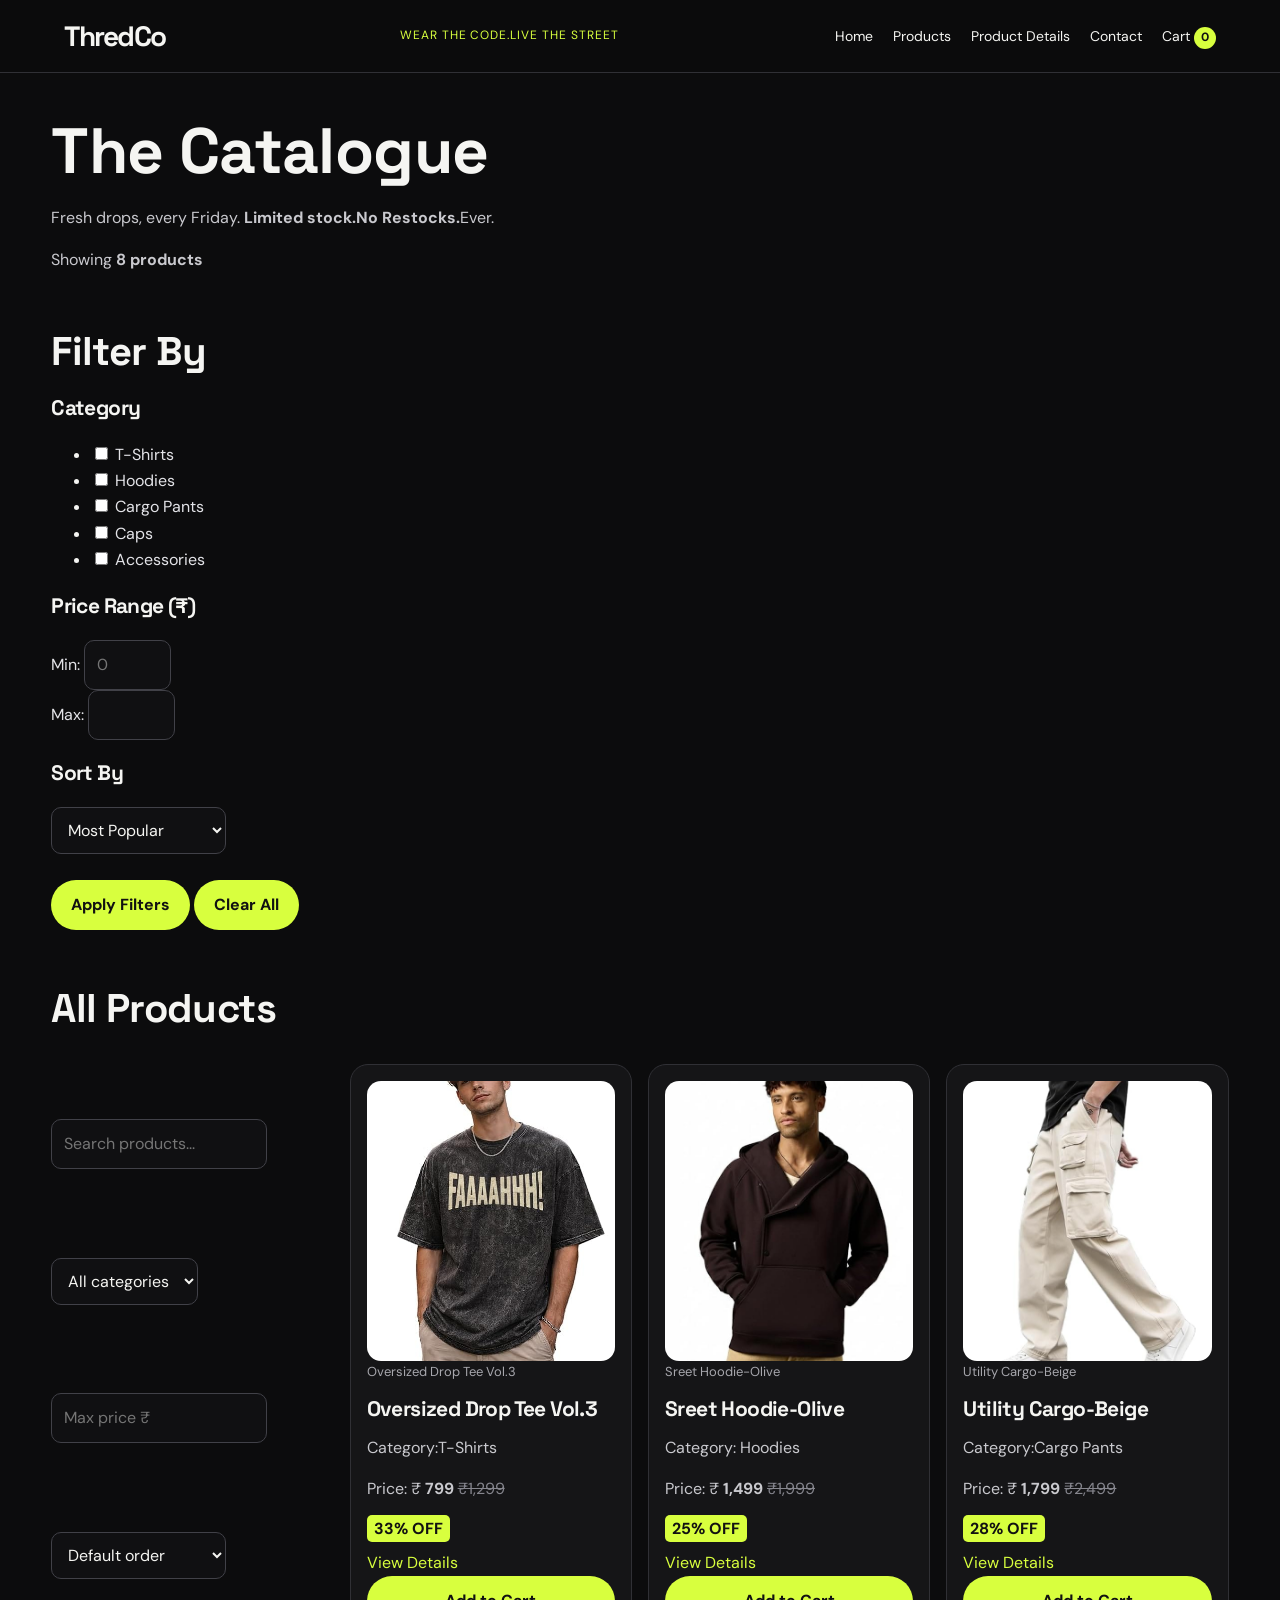
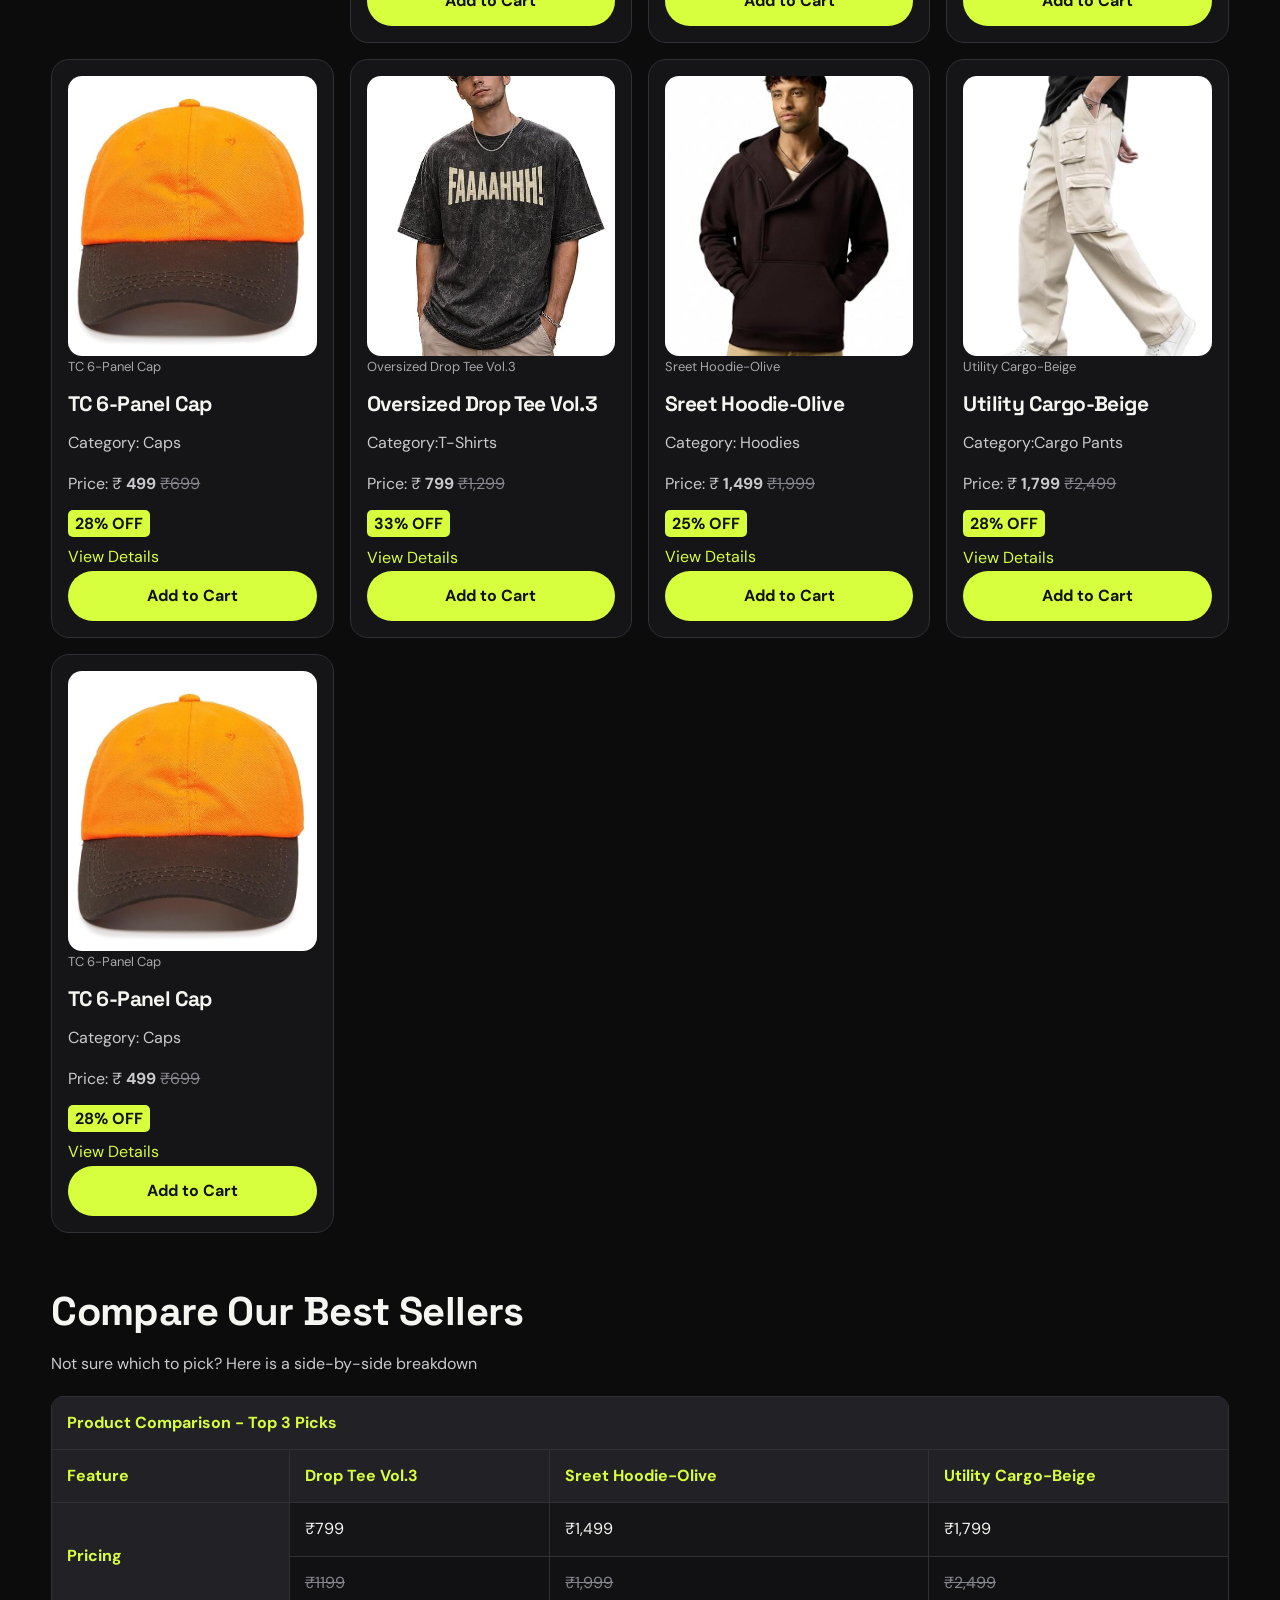
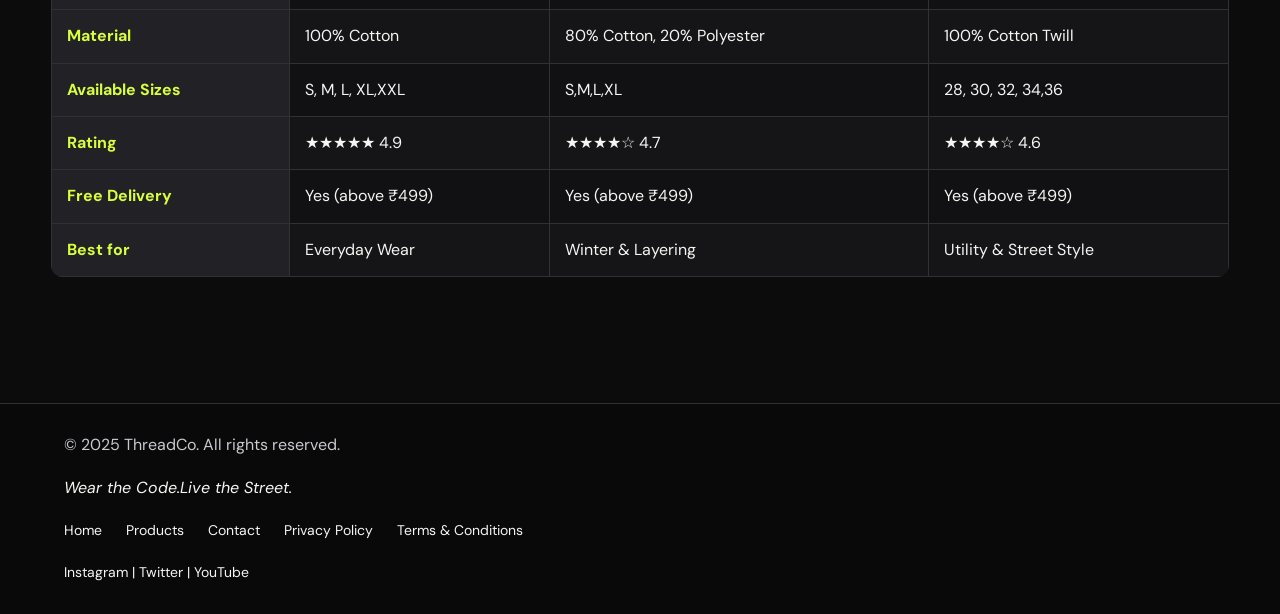
<file: ThreadCo_CSS_JS_Project/ThreadCo_Styled/products.html>
<!DOCTYPE html>
<html lang="en">

<head>
    <meta charset="UTF-8">
    <meta name="viewport" content="width=device-width, initial-scale=1.0">
    <title>ThreadCo-The Catalouge</title>
    <link rel="stylesheet" href="styles.css">
</head>


<body>
    <header>
        <h1>ThredCo</h1>
        <em>Wear the Code.Live the Street</em>

        <nav>
            <ul>
                <li><a href="index.html">Home</a></li>
                <li><a href="products.html">Products</a></li>
                <li><a href="product.html">Product Details</a></li>
                <li><a href="contact.html">Contact</a></li>
                <li><a href="#cart">Cart</a></li>
            </ul>
        </nav>
    </header>

    <main>
        <section>
            <h2>The Catalogue</h2>
            <p>Fresh drops, every Friday. <b>Limited stock.No Restocks.</b>Ever.</p>
            <p>Showing <b>8 products</b></p>
        </section>
        <section>
            <h2>Filter By</h2>
            <h3>Category</h3>
            <form action="">
                <ul>
                    <li><input type="checkbox" id="t-shirts"><label for="t-shirts"> T-Shirts</label></li>
                    <li><input type="checkbox" id="hoodies"><label for="hoodies"> Hoodies</label></li>
                    <li><input type="checkbox" id="cargo-pants"><label for="cargo-pants"> Cargo Pants</label></li>
                    <li><input type="checkbox" id="caps"><label for="caps"> Caps</label></li>
                    <li><input type="checkbox" id="accessories"><label for="accessories"> Accessories</label></li>
                </ul>

                <h3>Price Range (₹)</h3>
                <label for="min">Min:</label>
                <input type="number" min="0" max="5000" id="min" placeholder="0">
                <br>
                <label for="max">Max:</label>
                <input type="number" min="0" max="5000" id="max">

                <h3>Sort By</h3>
                <select name="sort" id="sort">
                    <option value="Most popular" placeholder="Most Popular">Most Popular</option>
                    <option value="price-low-high">Price: Low to High</option>
                    <option value="price-high-low">Price: High to Low</option>
                    <option value="newest">Newest</option>
                </select>
                <br><br>
                <button>Apply Filters</button>
                <button>Clear All</button>
            </form>
        </section>
        <section>
            <h2>All Products</h2>
            <article>
                <figure>
                    <img src="images/WhatsApp Image 2026-10-09 at 10.26.25 PM (1).jpeg" alt="image">
                    <figcaption>Oversized Drop Tee Vol.3</figcaption>
                </figure>
                <h3>Oversized Drop Tee Vol.3</h3>
                <p>Category:T-Shirts</p>
                <p>Price: &#8377; <b>799 </b><s>₹1,299</s></p>
                <p><mark>33% OFF</mark></p>
                <a href="product.html">View Details</a>
                <button type="button" class="add-to-cart">Add to Cart</button>
            </article>
            <article>
                <figure>
                    <img src="images/WhatsApp Image 2026-10-09 at 10.26.25 PM.jpeg" alt="image">
                    <figcaption>Sreet Hoodie-Olive</figcaption>
                </figure>
                <h3>Sreet Hoodie-Olive</h3>
                <p>Category: Hoodies</p>
                <p>Price: &#8377; <b>1,499 </b><s>₹1,999</s></p>
                <p><mark>25% OFF</mark></p>
                <a href="product.html">View Details</a>
                <button type="button" class="add-to-cart">Add to Cart</button>
            </article>
            <article>
                <figure>
                    <img src="images/WhatsApp Image 2026-10-09 at 10.26.26 PM (1).jpeg" alt="image">
                    <figcaption>Utility Cargo-Beige</figcaption>
                </figure>
                <h3>Utility Cargo-Beige</h3>
                <p>Category:Cargo Pants</p>
                <p>Price: &#8377; <b>1,799 </b><s>₹2,499</s></p>
                <p><mark>28% OFF</mark></p>
                <a href="product.html">View Details</a>
                <button type="button" class="add-to-cart">Add to Cart</button>
            </article>
            <article>
                <figure>
                    <img src="images/WhatsApp Image 2026-10-09 at 10.26.26 PM.jpeg" alt="image">
                    <figcaption>TC 6-Panel Cap</figcaption>
                </figure>
                <h3>TC 6-Panel Cap</h3>
                <p>Category: Caps</p>
                <p>Price: &#8377; <b>499 </b><s>₹699</s></p>
                <p><mark>28% OFF</mark></p>
                <a href="product.html">View Details</a>
                <button type="button" class="add-to-cart">Add to Cart</button>
            </article>
            <article>
                <figure>
                    <img src="images/WhatsApp Image 2026-10-09 at 10.26.25 PM (1).jpeg" alt="image">
                    <figcaption>Oversized Drop Tee Vol.3</figcaption>
                </figure>
                <h3>Oversized Drop Tee Vol.3</h3>
                <p>Category:T-Shirts</p>
                <p>Price: &#8377; <b>799 </b><s>₹1,299</s></p>
                <p><mark>33% OFF</mark></p>
                <a href="product.html">View Details</a>
                <button type="button" class="add-to-cart">Add to Cart</button>
            </article>
            <article>
                <figure>
                    <img src="images/WhatsApp Image 2026-10-09 at 10.26.25 PM.jpeg" alt="image">
                    <figcaption>Sreet Hoodie-Olive</figcaption>
                </figure>
                <h3>Sreet Hoodie-Olive</h3>
                <p>Category: Hoodies</p>
                <p>Price: &#8377; <b>1,499 </b><s>₹1,999</s></p>
                <p><mark>25% OFF</mark></p>
                <a href="product.html">View Details</a>
                <button type="button" class="add-to-cart">Add to Cart</button>
            </article>
            <article>
                <figure>
                    <img src="images/WhatsApp Image 2026-10-09 at 10.26.26 PM (1).jpeg" alt="image">
                    <figcaption>Utility Cargo-Beige</figcaption>
                </figure>
                <h3>Utility Cargo-Beige</h3>
                <p>Category:Cargo Pants</p>
                <p>Price: &#8377; <b>1,799 </b><s>₹2,499</s></p>
                <p><mark>28% OFF</mark></p>
                <a href="product.html">View Details</a>
                <button type="button" class="add-to-cart">Add to Cart</button>
            </article>
            <article>
                <figure>
                    <img src="images/WhatsApp Image 2026-10-09 at 10.26.26 PM.jpeg" alt="image">
                    <figcaption>TC 6-Panel Cap</figcaption>
                </figure>
                <h3>TC 6-Panel Cap</h3>
                <p>Category: Caps</p>
                <p>Price: &#8377; <b>499 </b><s>₹699</s></p>
                <p><mark>28% OFF</mark></p>
                <a href="product.html">View Details</a>
                <button type="button" class="add-to-cart">Add to Cart</button>
            </article>
        </section>
        <section>
            <h2>Compare Our Best Sellers</h2>
            <p>Not sure which to pick? Here is a side-by-side breakdown</p>

            <table>
                <tr>
                    <th colspan="4">Product Comparison - Top 3 Picks</th>
                </tr>
                <tr>
                    <th>Feature</th>
                    <th>Drop Tee Vol.3</th>
                    <th>Sreet Hoodie-Olive</th>
                    <th>Utility Cargo-Beige</th>
                </tr>
                <tr>
                    <th rowspan="2">Pricing</th>
                    <td>₹799</td>
                    <td>₹1,499</td>
                    <td>₹1,799</td>
                </tr>
                <tr>
                    <td><s>₹1199</s></td>
                    <td><s>₹1,999</s></td>
                    <td><s>₹2,499</s></td>
                </tr>
                <tr>
                    <th>Material</th>
                    <td>100% Cotton</td>
                    <td>80% Cotton, 20% Polyester</td>
                    <td>100% Cotton Twill</td>
                </tr>
                <tr>
                    <th>Available Sizes</th>
                    <td>S, M, L, XL,XXL</td>
                    <td>S,M,L,XL</td>
                    <td>28, 30, 32, 34,36</td>
                </tr>
                <tr>
                    <th>Rating</th>
                    <td>&#9733;&#9733;&#9733;&#9733;&#9733; 4.9</td>
                    <td>&#9733;&#9733;&#9733;&#9733;&#9734; 4.7</td>
                    <td>&#9733;&#9733;&#9733;&#9733;&#9734; 4.6</td>
                </tr>
                <tr>
                    <th>Free Delivery</th>
                    <td>Yes (above ₹499)</td>
                    <td>Yes (above ₹499)</td>
                    <td>Yes (above ₹499)</td>
                </tr>
                <tr>
                    <th>Best for</th>
                    <td>Everyday Wear</td>
                    <td>Winter & Layering</td>
                    <td>Utility & Street Style</td>
                </tr>
            </table>

        </section>

    </main>



    <footer>
        <p>&#169; 2025 ThreadCo. All rights reserved.</p>
        <em>Wear the Code.Live the Street.</em>
        <nav>
            <ul>
                <li><a href="index.html">Home</a></li>
                <li><a href="products.html">Products</a></li>
                <li><a href="contact.html">Contact</a></li>
                <li><a href="Privacy Policy">Privacy Policy</a></li>
                <li><a href="Terms & Conditions">Terms & Conditions</a></li>
            </ul>
            <a href="Instagram">Instagram |</a>
            <a href="Twitter">Twitter |</a>
            <a href="YouTube">YouTube</a>
        </nav>


    </footer>


    <script src="script.js"></script>
</body>

</html>
</file>
<file: ThreadCo_CSS_JS_Project/ThreadCo_Styled/styles.css>
@import url('https://fonts.googleapis.com/css2?family=DM+Sans:wght@400;500;600;700&family=Space+Grotesk:wght@400;500;600;700&display=swap');

:root{--bg:#0c0c0d;--panel:#151517;--panel2:#1d1d20;--text:#f5f5f2;--muted:#a7a7ad;--accent:#d8ff3e;--line:#303035;--danger:#ff6b6b}
*{box-sizing:border-box}
html{scroll-behavior:smooth;scroll-padding-top:90px}
body{margin:0;background:var(--bg);color:var(--text);font-family:'DM Sans',Arial,sans-serif;line-height:1.65}
img{display:block;max-width:100%;height:auto;object-fit:cover;border-radius:14px}
header{position:sticky;top:0;z-index:10;background:rgba(12,12,13,.94);backdrop-filter:blur(14px);border-bottom:1px solid var(--line);padding:18px clamp(18px,5vw,72px)}
header h1{display:inline-block;margin:0 18px 0 0;font:700 28px 'Space Grotesk',sans-serif;letter-spacing:-1.5px}
header em{color:var(--accent);font-size:12px;font-style:normal;letter-spacing:.08em;text-transform:uppercase}
header nav{margin-top:12px}
nav ul{display:flex;flex-wrap:wrap;gap:10px 24px;list-style:none;padding:0;margin:0}
a{color:var(--accent);text-decoration:none;transition:opacity .2s}
a:hover{opacity:.75}
header nav a,footer nav a{color:var(--text);font-size:14px}
header nav a:hover,footer nav a:hover{color:var(--accent)}
main{width:min(1180px,92%);margin:0 auto;padding:42px 0 70px}
main>section{margin:0 0 56px}
h1,h2,h3,h4{font-family:'Space Grotesk',sans-serif;line-height:1.15;letter-spacing:-.6px}
h2{font-size:clamp(26px,4vw,40px);margin:0 0 16px}
h3{font-size:21px}
p{color:#c9c9ce}
main>section:first-child h2{font-size:clamp(34px,6vw,64px);max-width:850px}
main>section:first-child p{max-width:760px}
button,.button,input,select,textarea{font:inherit}
button{cursor:pointer;border:0;border-radius:999px;background:var(--accent);color:#111;padding:12px 20px;font-weight:700;transition:transform .2s,background .2s}
button:hover{transform:translateY(-2px);background:#e7ff8b}
button.secondary{background:transparent;color:var(--text);border:1px solid var(--line)}
input,select,textarea{background:#101012;color:var(--text);border:1px solid #414148;border-radius:10px;padding:11px 12px;max-width:100%}
input:focus,select:focus,textarea:focus{outline:2px solid var(--accent);outline-offset:1px}
label{color:#e4e4e8}
figure{margin:0}
figcaption,small{color:var(--muted);font-size:13px}
article{background:var(--panel);border:1px solid var(--line);border-radius:18px;padding:16px;margin:18px 0;transition:transform .2s,border-color .2s}
article:hover{transform:translateY(-3px);border-color:#64646c}
article figure img{width:100%;aspect-ratio:4/4.5;object-fit:cover;background:#222}
article h3{margin:15px 0 7px}
article p{margin:7px 0}
mark{background:var(--accent);color:#111;border-radius:5px;padding:3px 7px;font-weight:700}
s{color:#85858d}
main>section:has(>article) {display:grid;grid-template-columns:repeat(auto-fit,minmax(220px,1fr));gap:16px}
main>section:has(>article)>h2,main>section:has(>article)>p{grid-column:1/-1}
main>section:has(>article) article{margin:0;display:flex;flex-direction:column}
main>section:has(>article) article button{margin-top:auto}
main>section:has(>article) article figure img{max-height:360px}
table{width:100%;border-collapse:collapse;margin:18px 0;background:var(--panel);border-radius:12px;overflow:hidden}
th,td{padding:13px 15px;border:1px solid var(--line);text-align:left}
th{background:#222226;color:var(--accent)}
tr:nth-child(even) td{background:#111113}
fieldset{border:1px solid var(--line);border-radius:14px;padding:20px;margin:16px 0;background:var(--panel)}
legend{color:var(--accent);padding:0 8px}
address{font-style:normal;color:#c9c9ce}
details{background:var(--panel);border:1px solid var(--line);border-radius:12px;padding:15px 18px;margin:10px 0}
summary{cursor:pointer;font-weight:700}
summary::marker{color:var(--accent)}
dl dt{font-weight:700;color:var(--accent);margin-top:12px}
dl dd{color:#c9c9ce;margin-left:0}
footer{border-top:1px solid var(--line);padding:28px clamp(18px,5vw,72px);background:#09090a}
footer p{margin-top:0}
footer nav ul{margin:16px 0}
#size-chart{scroll-margin-top:100px}
#size-chart table{font-size:14px}
#size-chart+h2{margin-top:25px}
body>main section nav a{font-weight:600}
#toast{position:fixed;right:20px;bottom:20px;z-index:99;background:var(--accent);color:#111;padding:13px 18px;border-radius:12px;font-weight:700;box-shadow:0 8px 30px #0008;animation:toast-in .25s ease}
@keyframes toast-in{from{transform:translateY(12px);opacity:0}to{transform:translateY(0);opacity:1}}
.cart-count{display:inline-flex;align-items:center;justify-content:center;background:var(--accent);color:#111;min-width:22px;height:22px;border-radius:50%;font-size:12px;font-weight:700;margin-left:4px}
#catalog-tools{display:flex;gap:10px;flex-wrap:wrap;align-items:center;margin:15px 0 25px}
#catalog-tools input{min-width:180px}
.is-hidden{display:none!important}
@media(min-width:800px){
 header{display:flex;align-items:center;justify-content:space-between;gap:24px}
 header nav{margin:0}
 header nav ul{gap:20px}
 main>section:has(>article){grid-template-columns:repeat(4,minmax(0,1fr))}
 main>section:has(>article)>h2,main>section:has(>article)>p{grid-column:1/-1}
}
@media(max-width:600px){
 header h1{font-size:25px}
 header em{display:block;margin-top:4px}
 main{padding-top:28px}
 main>section{margin-bottom:42px}
 table{display:block;overflow-x:auto;white-space:nowrap}
 button{padding:10px 15px}
 fieldset{padding:14px}
 textarea{width:100%}
}
</file>
